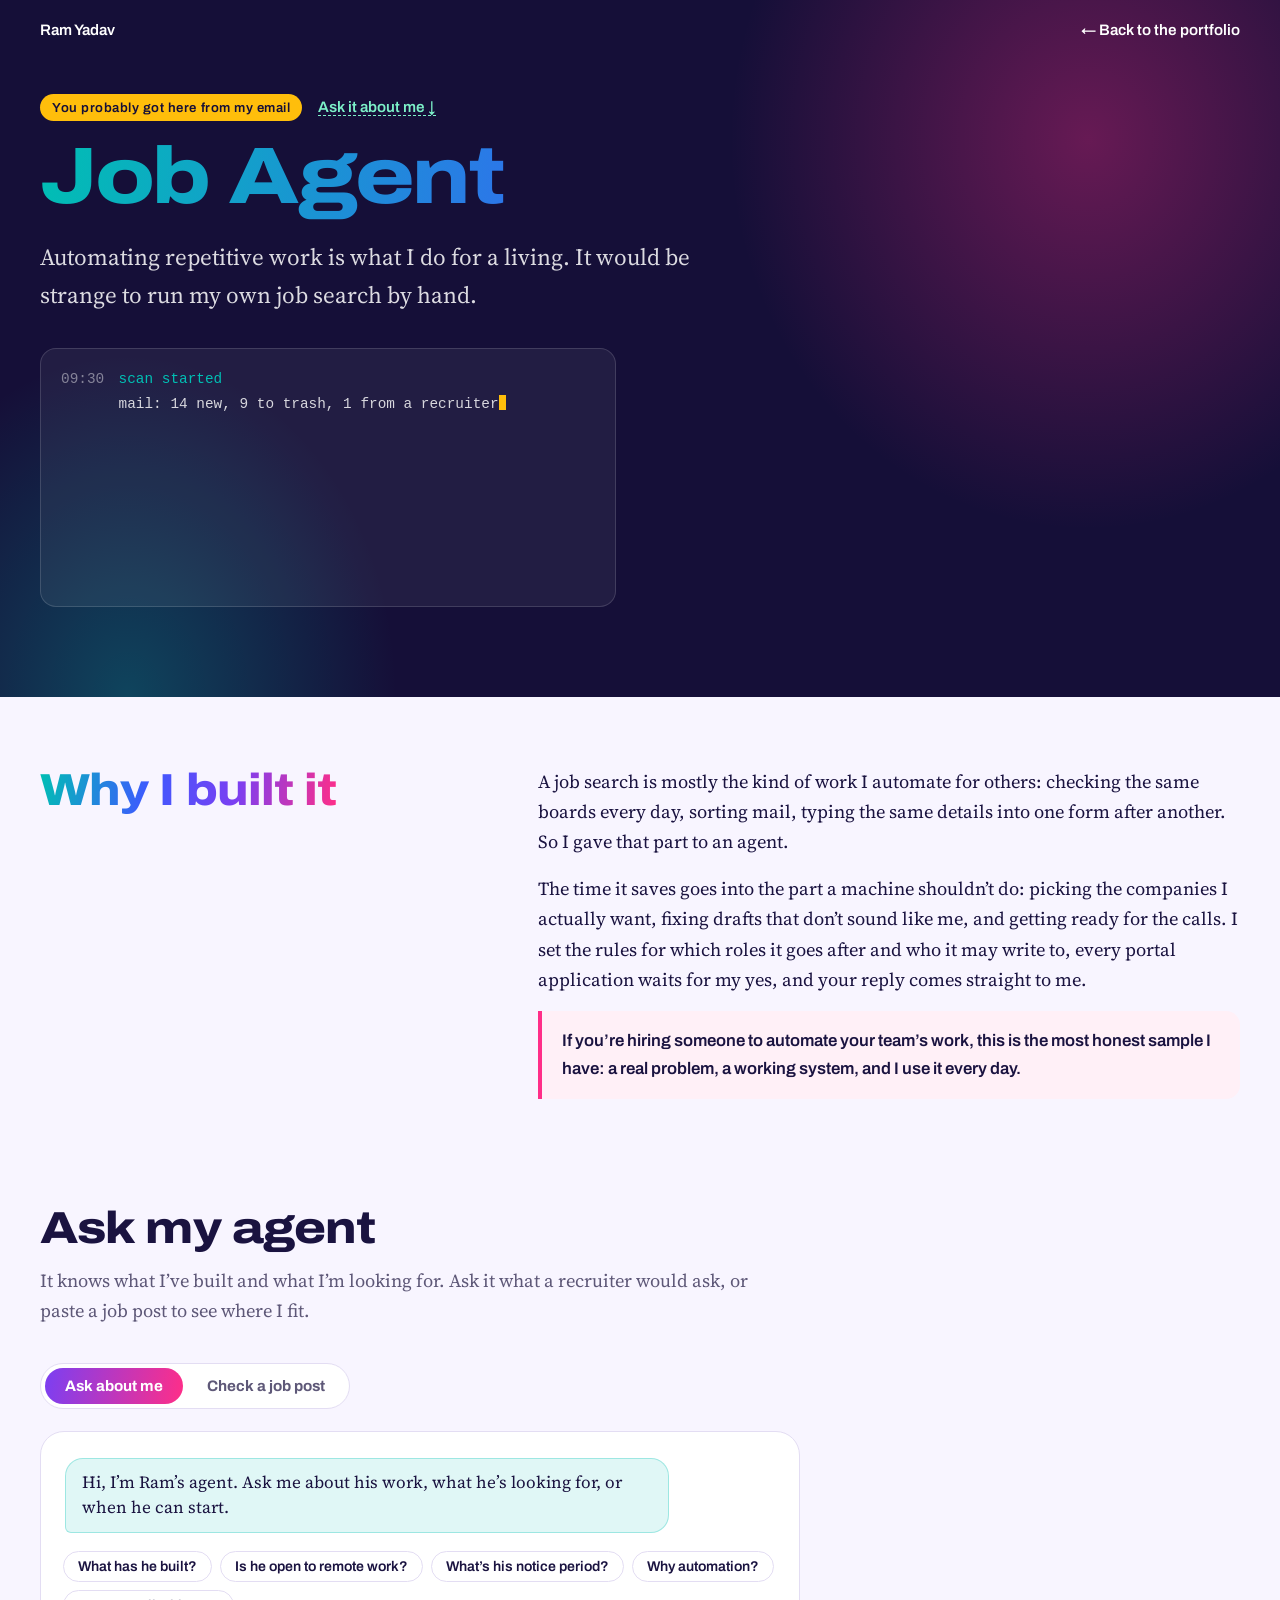
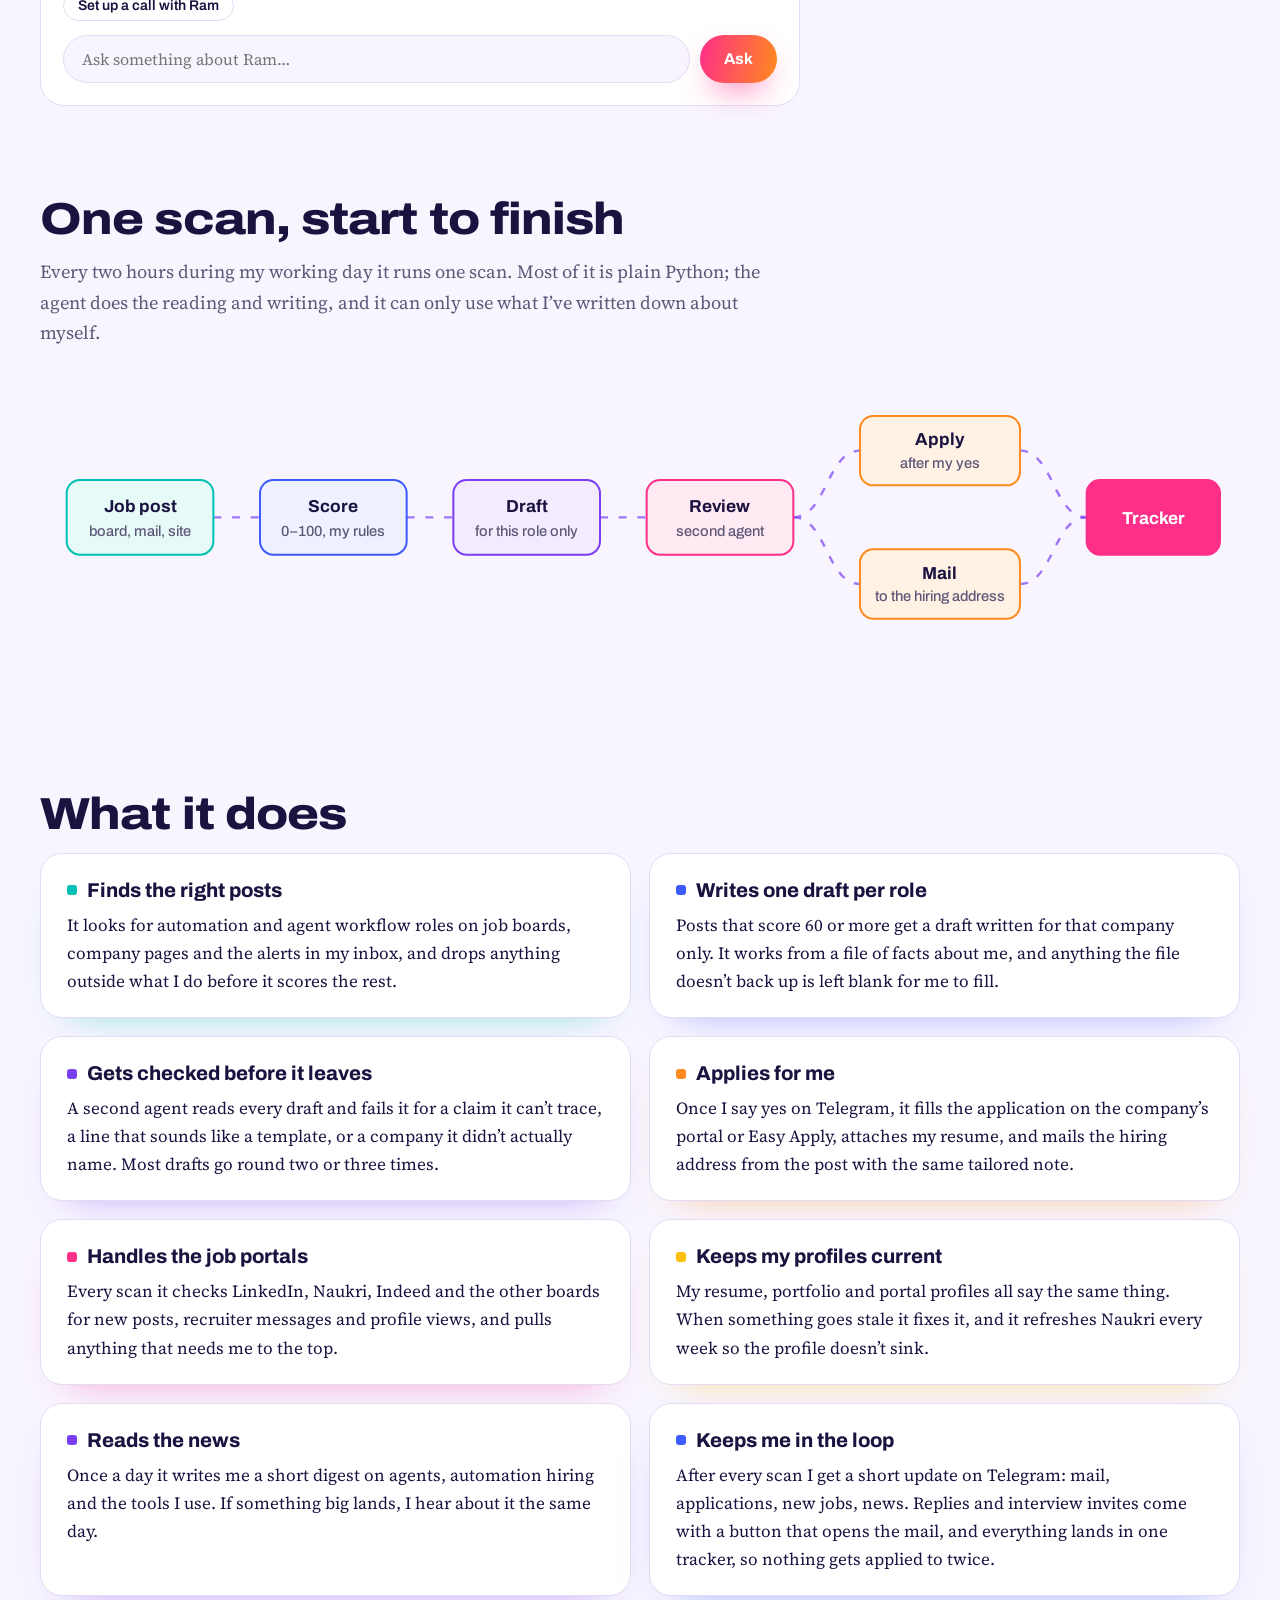
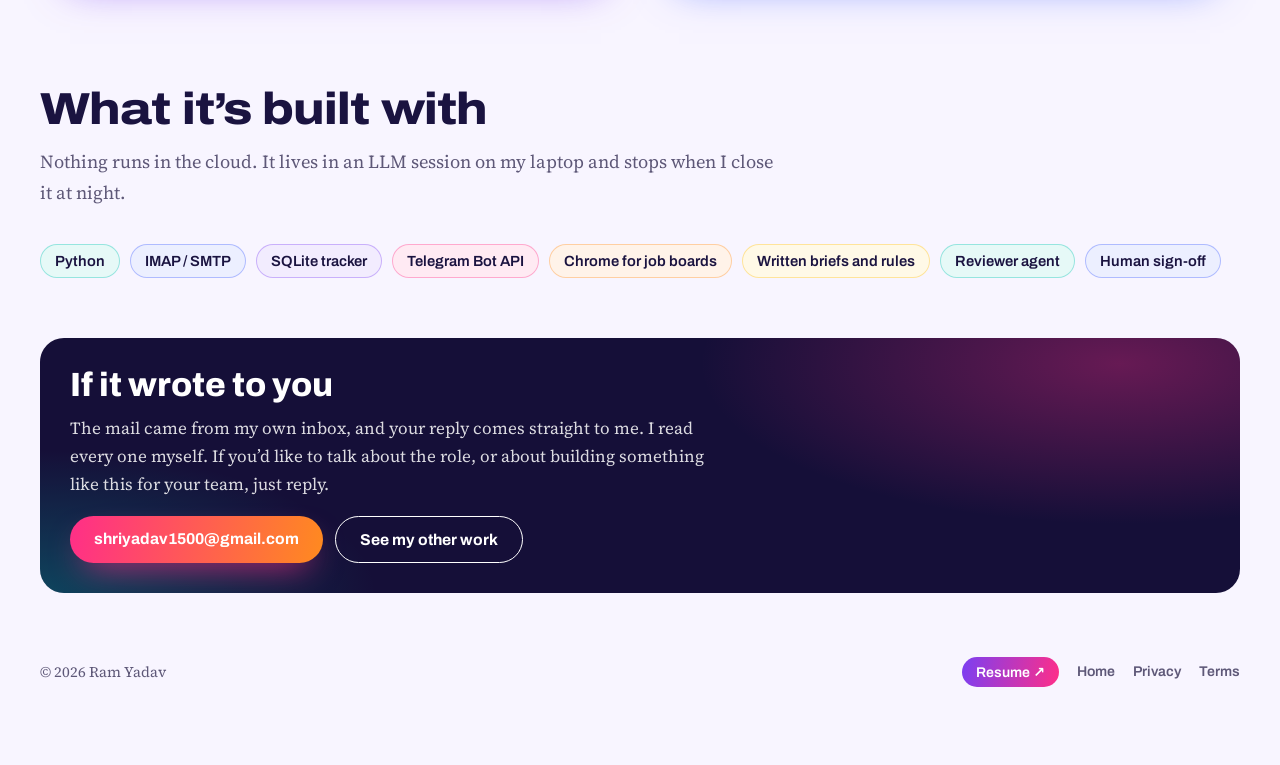
<file: jobagent/index.html>
<!doctype html>
<html lang="en">
<head>
<meta charset="utf-8">
<meta name="viewport" content="width=device-width, initial-scale=1">
<title>Job Agent – Ram Yadav</title>
<meta name="description" content="The small agent I built to run my job search: it reads job posts, drafts applications from facts about me, gets every draft checked, and asks me before anything big.">
<meta property="og:type" content="website">
<meta property="og:url" content="https://r4myd.com/jobagent/">
<meta property="og:title" content="Job Agent – Ram Yadav">
<meta property="og:description" content="How the agent behind my job applications works, and what it will never do.">
<meta property="og:image" content="https://r4myd.com/img/og.jpg">
<link rel="preconnect" href="https://fonts.googleapis.com">
<link rel="preconnect" href="https://fonts.gstatic.com" crossorigin>
<link href="https://fonts.googleapis.com/css2?family=Archivo:wdth,wght@100..125,400..800&family=Source+Serif+4:opsz,wght@8..60,400;8..60,600&display=swap" rel="stylesheet">
<link rel="stylesheet" href="../style.css?v=20261006b">
<link rel="icon" href="/favicon.ico" sizes="48x48">
<link rel="icon" type="image/png" href="/img/icon-192.png" sizes="192x192">
<link rel="apple-touch-icon" href="/apple-touch-icon.png">
<style>
  .ja-top { padding-bottom: 90px; }
  .ja-top .lead { max-width: 30em; margin: 18px 0 0; font-size: clamp(1.15rem, 2vw, 1.45rem); color: rgba(255,255,255,.85); }
  .ja-top .tag { display: inline-block; margin-top: 56px; padding: 6px 12px; border-radius: 999px; font: 600 .82rem var(--sans); letter-spacing: .04em; color: var(--night); background: var(--marigold); }
  .ja-top h1 { margin-top: 14px; background-size: 220% 100%; animation: shimmer 9s linear infinite; }

  .log { margin: 34px 0 0; max-width: 40em; padding: 18px 20px; border-radius: 16px; background: rgba(255,255,255,.06); border: 1px solid rgba(255,255,255,.14); font: 500 .9rem/1.7 ui-monospace, "Cascadia Mono", Consolas, monospace; color: rgba(255,255,255,.82); }
  .log p { margin: 0; display: grid; grid-template-columns: 3.4em 1fr; gap: .6em; }
  .log p b { font-weight: 500; color: rgba(255,255,255,.45); }
  .log p.wait { visibility: hidden; }
  .log .rest { visibility: hidden; }
  .log .t { color: var(--turq); } .log .y { color: var(--marigold); } .log .p { color: var(--pink); }
  .log .caret { display: inline-block; width: .55em; height: 1.05em; vertical-align: -2px; background: var(--marigold); animation: blink 1s steps(1) infinite; }
  @keyframes blink { 50% { opacity: 0; } }

  .ja { padding: 70px 0 20px; }
  .ja .section-title { font-size: clamp(1.9rem, 4vw, 2.8rem); font-weight: 800; font-stretch: 115%; letter-spacing: -.02em; margin-bottom: 14px; }
  .ja .intro { max-width: 40em; color: var(--muted); font-size: 1.15rem; margin: 0 0 36px; }
  .flow .nodes rect:nth-of-type(n) { fill: #fff; stroke: var(--rule); }
  .flow .n1 { fill: #E6FAF8 !important; stroke: var(--turq) !important; }
  .flow .n2 { fill: #EEF1FF !important; stroke: var(--blue) !important; }
  .flow .n3 { fill: #F3ECFF !important; stroke: var(--violet) !important; }
  .flow .n4 { fill: #FFE9F3 !important; stroke: var(--pink) !important; }
  .flow .n5 { fill: #FFF1E3 !important; stroke: var(--saffron) !important; }
  .flow .n6 { fill: var(--pink) !important; stroke: var(--pink) !important; }
  .flow .n6 + text { fill: #fff; }

  .why { display: grid; grid-template-columns: minmax(0, 1fr) minmax(0, 1.6fr); gap: 20px 60px; align-items: start; }
  .why .section-title { background: var(--rainbow); -webkit-background-clip: text; background-clip: text; color: transparent; }
  .why-copy p { margin: 0 0 16px; font-size: 1.15rem; }
  .why-copy .why-last { padding: 16px 20px; border-left: 4px solid var(--pink); border-radius: 0 14px 14px 0; background: color-mix(in srgb, var(--pink) 7%, var(--panel)); font-family: var(--sans); font-weight: 600; font-size: 1.05rem; }
  .cards { display: grid; grid-template-columns: repeat(2, 1fr); gap: 18px; }
  .card { --c: var(--turq); padding: 26px 26px 22px; border-radius: 22px; background: var(--panel); border: 1px solid var(--rule); box-shadow: 0 18px 40px -30px color-mix(in srgb, var(--c) 70%, transparent); transition: transform .45s var(--ease), box-shadow .45s; }
  .card:hover { transform: translateY(-4px); box-shadow: 0 26px 50px -28px color-mix(in srgb, var(--c) 80%, transparent); }
  .card h3 { font-size: 1.25rem; font-weight: 750; margin: 0 0 10px; display: flex; align-items: center; gap: 10px; }
  .card h3::before { content: ""; width: 10px; height: 10px; border-radius: 3px; background: var(--c); flex: none; }
  .card p { margin: 0; }
  .card.wide { grid-column: 1 / -1; }
  .card ul { margin: 0; padding-left: 1.1em; }
  .card li + li { margin-top: 6px; }

  .never { --c: var(--pink); background: color-mix(in srgb, var(--pink) 7%, var(--panel)); border-color: color-mix(in srgb, var(--pink) 30%, transparent); }
  .stack { display: flex; flex-wrap: wrap; gap: 10px; margin: 0; padding: 0; list-style: none; }
  .stack li { padding: 8px 14px; border-radius: 999px; font: 600 .92rem var(--sans); background: color-mix(in srgb, var(--c, var(--violet)) 10%, var(--panel)); border: 1px solid color-mix(in srgb, var(--c, var(--violet)) 35%, transparent); }
  .stack li:nth-child(6n+1) { --c: var(--turq); } .stack li:nth-child(6n+2) { --c: var(--blue); } .stack li:nth-child(6n+3) { --c: var(--violet); }
  .stack li:nth-child(6n+4) { --c: var(--pink); } .stack li:nth-child(6n+5) { --c: var(--saffron); } .stack li:nth-child(6n+6) { --c: var(--marigold); }

  .note { margin: 60px 0 10px; padding: 30px; border-radius: 24px; background: var(--night); color: #fff; position: relative; overflow: hidden; }
  .note::before { content: ""; position: absolute; inset: 0; background: radial-gradient(50% 90% at 90% 10%, rgba(255,46,136,.35), transparent 70%), radial-gradient(40% 80% at 0% 100%, rgba(0,191,179,.3), transparent 70%); }
  .note > * { position: relative; }
  .note h2 { font-size: clamp(1.5rem, 3vw, 2.1rem); font-weight: 800; margin: 0 0 10px; }
  .note p { margin: 0 0 18px; max-width: 38em; color: rgba(255,255,255,.85); }
  .note .cta { margin: 0; }

  .steps { display: none; margin: 0; padding: 0; list-style: none; counter-reset: s; font-family: var(--sans); }
  .steps li { counter-increment: s; display: grid; grid-template-columns: 2.2rem 1fr; align-items: baseline; padding: 12px 0; border-bottom: 1px solid var(--rule); }
  .steps li::before { content: counter(s, decimal-leading-zero); font-weight: 700; color: var(--pink); }
  .steps b { display: block; } .steps span { color: var(--muted); font-size: .92rem; }
  @media (max-width: 760px) { .cards, .why { grid-template-columns: 1fr; } .flow-wrap { display: none; } .steps { display: block; } .log { font-size: .8rem; } }
  @media (prefers-reduced-motion: reduce) { .ja-top h1, .log .caret { animation: none; } .card { transition: none; } }
</style>
</head>
<body>
<header class="legal-top ja-top">
  <div class="wrap">
    <div class="bar"><a href="../">Ram Yadav</a><a href="../">← Back to the portfolio</a></div>
    <span class="tag">You probably got here from my email</span>
    <a class="ask-jump" href="#ask">Ask it about me ↓</a>
    <h1>Job Agent</h1>
    <p class="lead">Automating repetitive work is what I do for a living. It would be strange to run my own job search by hand.</p>
    <div class="log" aria-hidden="true"></div>
  </div>
</header>

<main>
<section class="wrap ja why reveal">
  <h2 class="section-title">Why I built it</h2>
  <div class="why-copy">
    <p>A job search is mostly the kind of work I automate for others: checking the same boards every day, sorting mail, typing the same details into one form after another. So I gave that part to an agent.</p>
    <p>The time it saves goes into the part a machine shouldn’t do: picking the companies I actually want, fixing drafts that don’t sound like me, and getting ready for the calls. I set the rules for which roles it goes after and who it may write to, every portal application waits for my yes, and your reply comes straight to me.</p>
    <p class="why-last">If you’re hiring someone to automate your team’s work, this is the most honest sample I have: a real problem, a working system, and I use it every day.</p>
  </div>
</section>

<section class="wrap ja ask reveal" id="ask">
  <h2 class="section-title">Ask my agent</h2>
  <p class="intro">It knows what I’ve built and what I’m looking for. Ask it what a recruiter would ask, or paste a job post to see where I fit.</p>
  <div class="ask-tabs" role="tablist">
    <button type="button" role="tab" id="tab-chat" aria-controls="pane-chat" aria-selected="true">Ask about me</button>
    <button type="button" role="tab" id="tab-fit" aria-controls="pane-fit" aria-selected="false" tabindex="-1">Check a job post</button>
  </div>

  <div class="ask-pane chat" id="pane-chat" role="tabpanel" aria-labelledby="tab-chat">
    <div class="chat-log" aria-live="polite">
      <p class="msg agent">Hi, I’m Ram’s agent. Ask me about his work, what he’s looking for, or when he can start.</p>
    </div>
    <div class="chat-chips">
      <button type="button">What has he built?</button>
      <button type="button">Is he open to remote work?</button>
      <button type="button">What’s his notice period?</button>
      <button type="button">Why automation?</button>
      <button type="button">Set up a call with Ram</button>
    </div>
    <form class="chat-form" novalidate>
      <label for="chat-q" class="sr">Your question</label>
      <input id="chat-q" name="q" maxlength="600" autocomplete="off" placeholder="Ask something about Ram…">
      <button class="btn" type="submit">Ask</button>
    </form>
    <p class="form-note chat-note" role="status"></p>
  </div>

  <div class="ask-pane" id="pane-fit" role="tabpanel" aria-labelledby="tab-fit" hidden>
    <form class="fit-form" novalidate>
      <label for="fit-jd" class="sr">Job description</label>
      <textarea id="fit-jd" name="jd" rows="7" maxlength="12000" placeholder="Paste the job description here…" required></textarea>
      <div class="fit-row">
        <button class="btn" type="submit">Check the fit</button>
        <p class="form-note" role="status" aria-live="polite"></p>
      </div>
    </form>
    <div class="fit-out" hidden>
      <p class="fit-sum"></p>
      <p class="fit-ai" hidden></p>
      <div class="fit-cols">
        <div><h3>Done before</h3><ul class="fit-have"></ul></div>
        <div class="fit-learn-col"><h3>Would learn</h3><ul class="fit-learn"></ul><p class="fit-learn-note"></p></div>
      </div>
      <ul class="fit-notes"></ul>
      <p class="fit-next"><a class="btn" href="../?kind=hire#contact">Talk about this role</a> <a class="btn ghost" href="../resume.pdf" target="_blank" rel="noopener">Resume</a></p>
    </div>
  </div>
</section>

<section class="wrap ja reveal">
  <h2 class="section-title">One scan, start to finish</h2>
  <p class="intro">Every two hours during my working day it runs one scan. Most of it is plain Python; the agent does the reading and writing, and it can only use what I’ve written down about myself.</p>
  <div class="flow-wrap">
  <svg class="flow" style="--c:var(--violet)" viewBox="0 0 900 200" role="img" aria-label="Job post, score, draft, review, then apply after Ram's yes and mail the hiring address, then tracker">
    <g class="edges">
      <path d="M130 100 L165 100"/><path d="M275 100 L310 100"/><path d="M420 100 L455 100"/>
      <path d="M565 100 C590 100 590 50 615 50"/><path d="M565 100 C590 100 590 150 615 150"/>
      <path d="M735 50 C760 50 760 100 785 100"/><path d="M735 150 C760 150 760 100 785 100"/>
    </g>
    <g class="nodes">
      <rect class="n1" x="20" y="72" width="110" height="56" rx="10"/><text x="75" y="96">Job post</text><text class="s" x="75" y="114">board, mail, site</text>
      <rect class="n2" x="165" y="72" width="110" height="56" rx="10"/><text x="220" y="96">Score</text><text class="s" x="220" y="114">0–100, my rules</text>
      <rect class="n3" x="310" y="72" width="110" height="56" rx="10"/><text x="365" y="96">Draft</text><text class="s" x="365" y="114">for this role only</text>
      <rect class="n4" x="455" y="72" width="110" height="56" rx="10"/><text x="510" y="96">Review</text><text class="s" x="510" y="114">second agent</text>
      <rect class="n5" x="615" y="24" width="120" height="52" rx="10"/><text x="675" y="46">Apply</text><text class="s" x="675" y="63">after my yes</text>
      <rect class="n5" x="615" y="124" width="120" height="52" rx="10"/><text x="675" y="146">Mail</text><text class="s" x="675" y="163">to the hiring address</text>
      <rect class="n6" x="785" y="72" width="100" height="56" rx="10"/><text x="835" y="105">Tracker</text>
    </g>
  </svg>
  </div>
  <ol class="steps">
    <li><div><b>Job post</b><span>from a board, an alert mail or a company site</span></div></li>
    <li><div><b>Score</b><span>0–100 against my rules; below 60 is logged and dropped</span></div></li>
    <li><div><b>Draft</b><span>written for this role only, from facts about me</span></div></li>
    <li><div><b>Review</b><span>a second agent checks every line</span></div></li>
    <li><div><b>Apply and mail</b><span>it fills the application once I say yes, and mails the hiring address from the post</span></div></li>
    <li><div><b>Tracker</b><span>one record per job, so nothing is sent twice</span></div></li>
  </ol>
</section>

<section class="wrap ja reveal">
  <h2 class="section-title">What it does</h2>
  <div class="cards">
    <article class="card" style="--c:var(--turq)"><h3>Finds the right posts</h3><p>It looks for automation and agent workflow roles on job boards, company pages and the alerts in my inbox, and drops anything outside what I do before it scores the rest.</p></article>
    <article class="card" style="--c:var(--blue)"><h3>Writes one draft per role</h3><p>Posts that score 60 or more get a draft written for that company only. It works from a file of facts about me, and anything the file doesn’t back up is left blank for me to fill.</p></article>
    <article class="card" style="--c:var(--violet)"><h3>Gets checked before it leaves</h3><p>A second agent reads every draft and fails it for a claim it can’t trace, a line that sounds like a template, or a company it didn’t actually name. Most drafts go round two or three times.</p></article>
    <article class="card" style="--c:var(--saffron)"><h3>Applies for me</h3><p>Once I say yes on Telegram, it fills the application on the company’s portal or Easy Apply, attaches my resume, and mails the hiring address from the post with the same tailored note.</p></article>
    <article class="card" style="--c:var(--pink)"><h3>Handles the job portals</h3><p>Every scan it checks LinkedIn, Naukri, Indeed and the other boards for new posts, recruiter messages and profile views, and pulls anything that needs me to the top.</p></article>
    <article class="card" style="--c:var(--marigold)"><h3>Keeps my profiles current</h3><p>My resume, portfolio and portal profiles all say the same thing. When something goes stale it fixes it, and it refreshes Naukri every week so the profile doesn’t sink.</p></article>
    <article class="card" style="--c:var(--violet)"><h3>Reads the news</h3><p>Once a day it writes me a short digest on agents, automation hiring and the tools I use. If something big lands, I hear about it the same day.</p></article>
    <article class="card" style="--c:var(--blue)"><h3>Keeps me in the loop</h3><p>After every scan I get a short update on Telegram: mail, applications, new jobs, news. Replies and interview invites come with a button that opens the mail, and everything lands in one tracker, so nothing gets applied to twice.</p></article>
  </div>
</section>

<section class="wrap ja reveal">
  <h2 class="section-title">What it’s built with</h2>
  <p class="intro">Nothing runs in the cloud. It lives in an LLM session on my laptop and stops when I close it at night.</p>
  <ul class="stack">
    <li>Python</li><li>IMAP / SMTP</li><li>SQLite tracker</li><li>Telegram Bot API</li><li>Chrome for job boards</li>
    <li>Written briefs and rules</li><li>Reviewer agent</li><li>Human sign-off</li>
  </ul>

  <div class="note">
    <h2>If it wrote to you</h2>
    <p>The mail came from my own inbox, and your reply comes straight to me. I read every one myself. If you’d like to talk about the role, or about building something like this for your team, just reply.</p>
    <p class="cta"><a class="btn" href="mailto:shriyadav1500@gmail.com">shriyadav1500@gmail.com</a><a class="btn ghost" href="../">See my other work</a></p>
  </div>
</section>
</main>

<footer class="wrap foot">
  <p>© 2026 Ram Yadav</p>
  <nav class="foot-links"><a class="resume-btn" href="../resume.pdf" target="_blank" rel="noopener">Resume <span aria-hidden="true">↗</span></a><a href="../">Home</a><a href="../privacy.html">Privacy</a><a href="../terms.html">Terms</a></nav>
</footer>

<script>
(() => {
  const els = document.querySelectorAll('.reveal');
  if (!('IntersectionObserver' in window)) { els.forEach(e => e.classList.add('in')); }
  else {
    const io = new IntersectionObserver(es => es.forEach(e => { if (e.isIntersecting) { e.target.classList.add('in'); io.unobserve(e.target); } }), { threshold: .12 });
    els.forEach(e => io.observe(e));
  }

  const log = document.querySelector('.log');
  const lines = [
    ['t', '09:30', 'scan started'],
    ['', '', 'mail: 14 new, 9 to trash, 1 from a recruiter'],
    ['', '', 'jobs: 23 found, 17 dropped by the filters'],
    ['y', '', 'score 82, automation engineer, remote → draft'],
    ['', '', 'reviewer: FIX (2 lines) → fixed → PASS'],
    ['', '', 'naukri, indeed, linkedin: 2 profile views, 0 messages'],
    ['', '', 'news: digest saved'],
    ['p', '', 'telegram → "apply to this one? yes / no"'],
    ['t', '', 'yes → applied on the portal, mail sent, tracker updated'],
  ];
  const still = matchMedia('(prefers-reduced-motion: reduce)').matches;
  // Every line is laid out up front (hidden) so the box never changes height while it types.
  const rows = lines.map(([cls, time, text]) => {
    const p = document.createElement('p'); p.className = (cls ? cls + ' ' : '') + 'wait';
    const b = document.createElement('b'); b.textContent = time;
    const s = document.createElement('span'); const done = document.createElement('span'); const rest = document.createElement('span');
    rest.className = 'rest'; rest.textContent = text; s.append(done, rest);
    p.append(b, s); log.appendChild(p);
    return { p, done, rest, text };
  });
  if (still) { rows.forEach(r => { r.p.classList.remove('wait'); r.done.textContent = r.text; r.rest.textContent = ''; }); return; }
  const caret = document.createElement('span'); caret.className = 'caret';
  let i = 0;
  const reset = () => rows.forEach(r => { r.p.classList.add('wait'); r.done.textContent = ''; r.rest.textContent = r.text; });
  const next = () => {
    if (i === rows.length) { setTimeout(() => { reset(); i = 0; next(); }, 4200); return; }
    const r = rows[i++]; r.p.classList.remove('wait'); let k = 0;
    const type = () => {
      k++; r.done.textContent = r.text.slice(0, k); r.rest.textContent = r.text.slice(k);
      r.done.after(caret);
      k < r.text.length ? setTimeout(type, 16) : setTimeout(next, 520);
    };
    type();
  };
  next();
})();
</script>
<script src="../connect.js?v=20261006b" defer></script>
<script type="module" src="https://static.cloudflareinsights.com/beacon.min.js" data-cf-beacon='{"token": "8d06e799ebae47a8966e0bc18af4d934"}'></script>
</body>
</html>
</file>
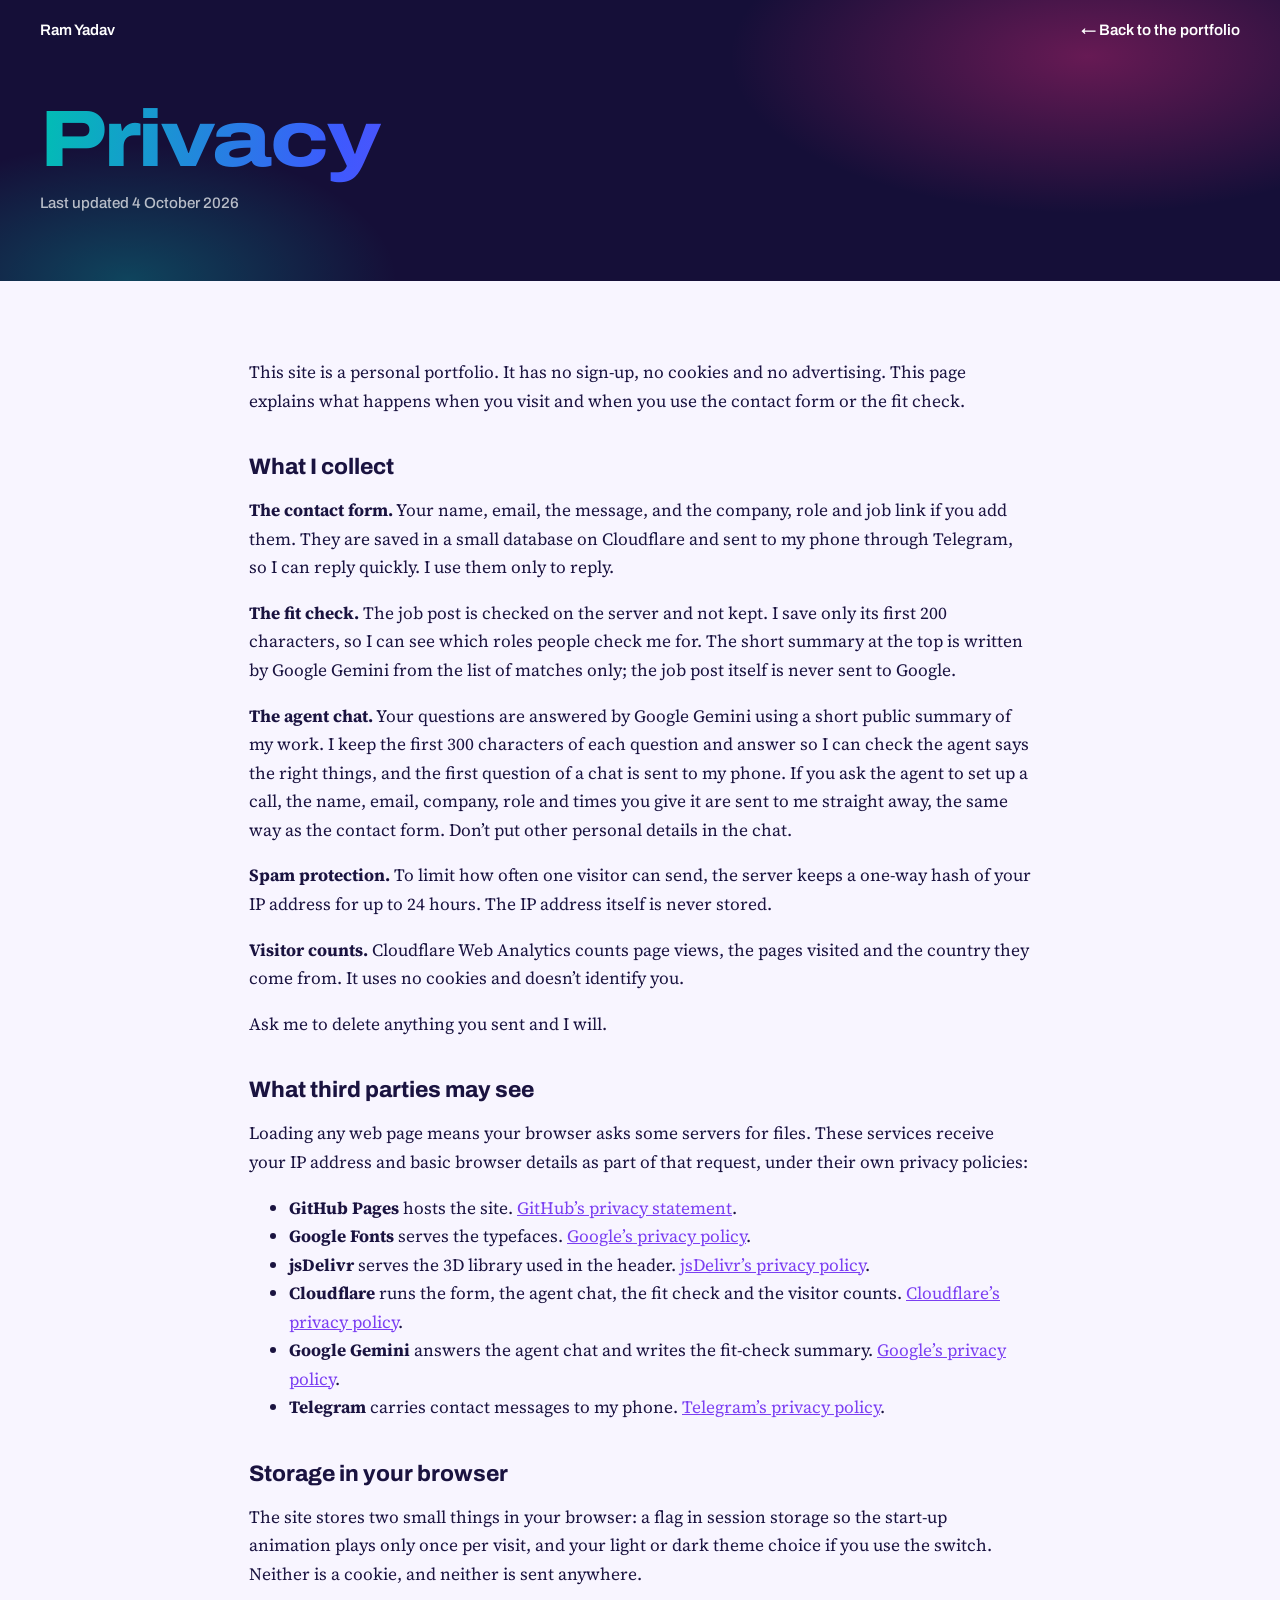
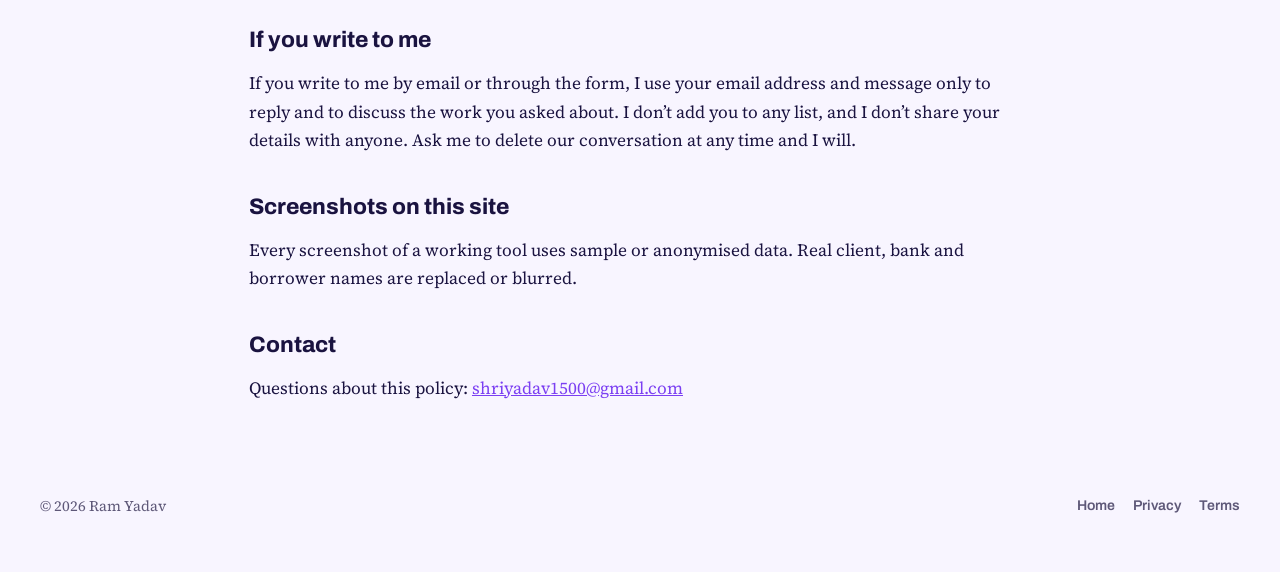
<file: privacy.html>
<!doctype html>
<html lang="en">
<head>
<meta charset="utf-8">
<meta name="viewport" content="width=device-width, initial-scale=1">
<title>Privacy – Ram Yadav</title>
<meta name="description" content="How this portfolio handles your data: no cookies, no ads, and only what you choose to send.">
<meta name="robots" content="index,follow">
<link rel="preconnect" href="https://fonts.googleapis.com">
<link rel="preconnect" href="https://fonts.gstatic.com" crossorigin>
<link href="https://fonts.googleapis.com/css2?family=Archivo:wdth,wght@100..125,400..800&family=Source+Serif+4:opsz,wght@8..60,400;8..60,600&display=swap" rel="stylesheet">
<script>try{var t=localStorage.getItem('theme');if(t==='dark'||t==='light')document.documentElement.dataset.theme=t}catch(e){}</script>
<link rel="stylesheet" href="style.css?v=20261006b">
<link rel="icon" href="/favicon.ico" sizes="48x48">
<link rel="icon" type="image/png" href="/img/icon-192.png" sizes="192x192">
<link rel="apple-touch-icon" href="/apple-touch-icon.png">
</head>
<body>
<header class="legal-top">
  <div class="wrap">
    <div class="bar"><a href="./">Ram Yadav</a><a href="./">← Back to the portfolio</a></div>
    <h1>Privacy</h1>
    <p class="updated">Last updated 4 October 2026</p>
  </div>
</header>
<main class="wrap legal">
<p>This site is a personal portfolio. It has no sign-up, no cookies and no advertising. This page explains what happens when you visit and when you use the contact form or the fit check.</p>

<h2>What I collect</h2>
<p><strong>The contact form.</strong> Your name, email, the message, and the company, role and job link if you add them. They are saved in a small database on Cloudflare and sent to my phone through Telegram, so I can reply quickly. I use them only to reply.</p>
<p><strong>The fit check.</strong> The job post is checked on the server and not kept. I save only its first 200 characters, so I can see which roles people check me for. The short summary at the top is written by Google Gemini from the list of matches only; the job post itself is never sent to Google.</p>
<p><strong>The agent chat.</strong> Your questions are answered by Google Gemini using a short public summary of my work. I keep the first 300 characters of each question and answer so I can check the agent says the right things, and the first question of a chat is sent to my phone. If you ask the agent to set up a call, the name, email, company, role and times you give it are sent to me straight away, the same way as the contact form. Don’t put other personal details in the chat.</p>
<p><strong>Spam protection.</strong> To limit how often one visitor can send, the server keeps a one-way hash of your IP address for up to 24 hours. The IP address itself is never stored.</p>
<p><strong>Visitor counts.</strong> Cloudflare Web Analytics counts page views, the pages visited and the country they come from. It uses no cookies and doesn’t identify you.</p>
<p>Ask me to delete anything you sent and I will.</p>

<h2>What third parties may see</h2>
<p>Loading any web page means your browser asks some servers for files. These services receive your IP address and basic browser details as part of that request, under their own privacy policies:</p>
<ul>
  <li><strong>GitHub Pages</strong> hosts the site. <a href="https://docs.github.com/en/site-policy/privacy-policies/github-general-privacy-statement">GitHub’s privacy statement</a>.</li>
  <li><strong>Google Fonts</strong> serves the typefaces. <a href="https://policies.google.com/privacy">Google’s privacy policy</a>.</li>
  <li><strong>jsDelivr</strong> serves the 3D library used in the header. <a href="https://www.jsdelivr.com/terms/privacy-policy-jsdelivr-net">jsDelivr’s privacy policy</a>.</li>
  <li><strong>Cloudflare</strong> runs the form, the agent chat, the fit check and the visitor counts. <a href="https://www.cloudflare.com/privacypolicy/">Cloudflare’s privacy policy</a>.</li>
  <li><strong>Google Gemini</strong> answers the agent chat and writes the fit-check summary. <a href="https://policies.google.com/privacy">Google’s privacy policy</a>.</li>
  <li><strong>Telegram</strong> carries contact messages to my phone. <a href="https://telegram.org/privacy">Telegram’s privacy policy</a>.</li>
</ul>

<h2>Storage in your browser</h2>
<p>The site stores two small things in your browser: a flag in session storage so the start-up animation plays only once per visit, and your light or dark theme choice if you use the switch. Neither is a cookie, and neither is sent anywhere.</p>

<h2>If you write to me</h2>
<p>If you write to me by email or through the form, I use your email address and message only to reply and to discuss the work you asked about. I don’t add you to any list, and I don’t share your details with anyone. Ask me to delete our conversation at any time and I will.</p>

<h2>Screenshots on this site</h2>
<p>Every screenshot of a working tool uses sample or anonymised data. Real client, bank and borrower names are replaced or blurred.</p>

<h2>Contact</h2>
<p>Questions about this policy: <a href="mailto:shriyadav1500@gmail.com">shriyadav1500@gmail.com</a></p>

</main>
<footer class="wrap foot">
  <p>© 2026 Ram Yadav</p>
  <nav class="foot-links"><a href="./">Home</a><a href="privacy.html">Privacy</a><a href="terms.html">Terms</a></nav>
</footer>
<script type="module" src="https://static.cloudflareinsights.com/beacon.min.js" data-cf-beacon='{"token": "8d06e799ebae47a8966e0bc18af4d934"}'></script>
</body>
</html>
</file>
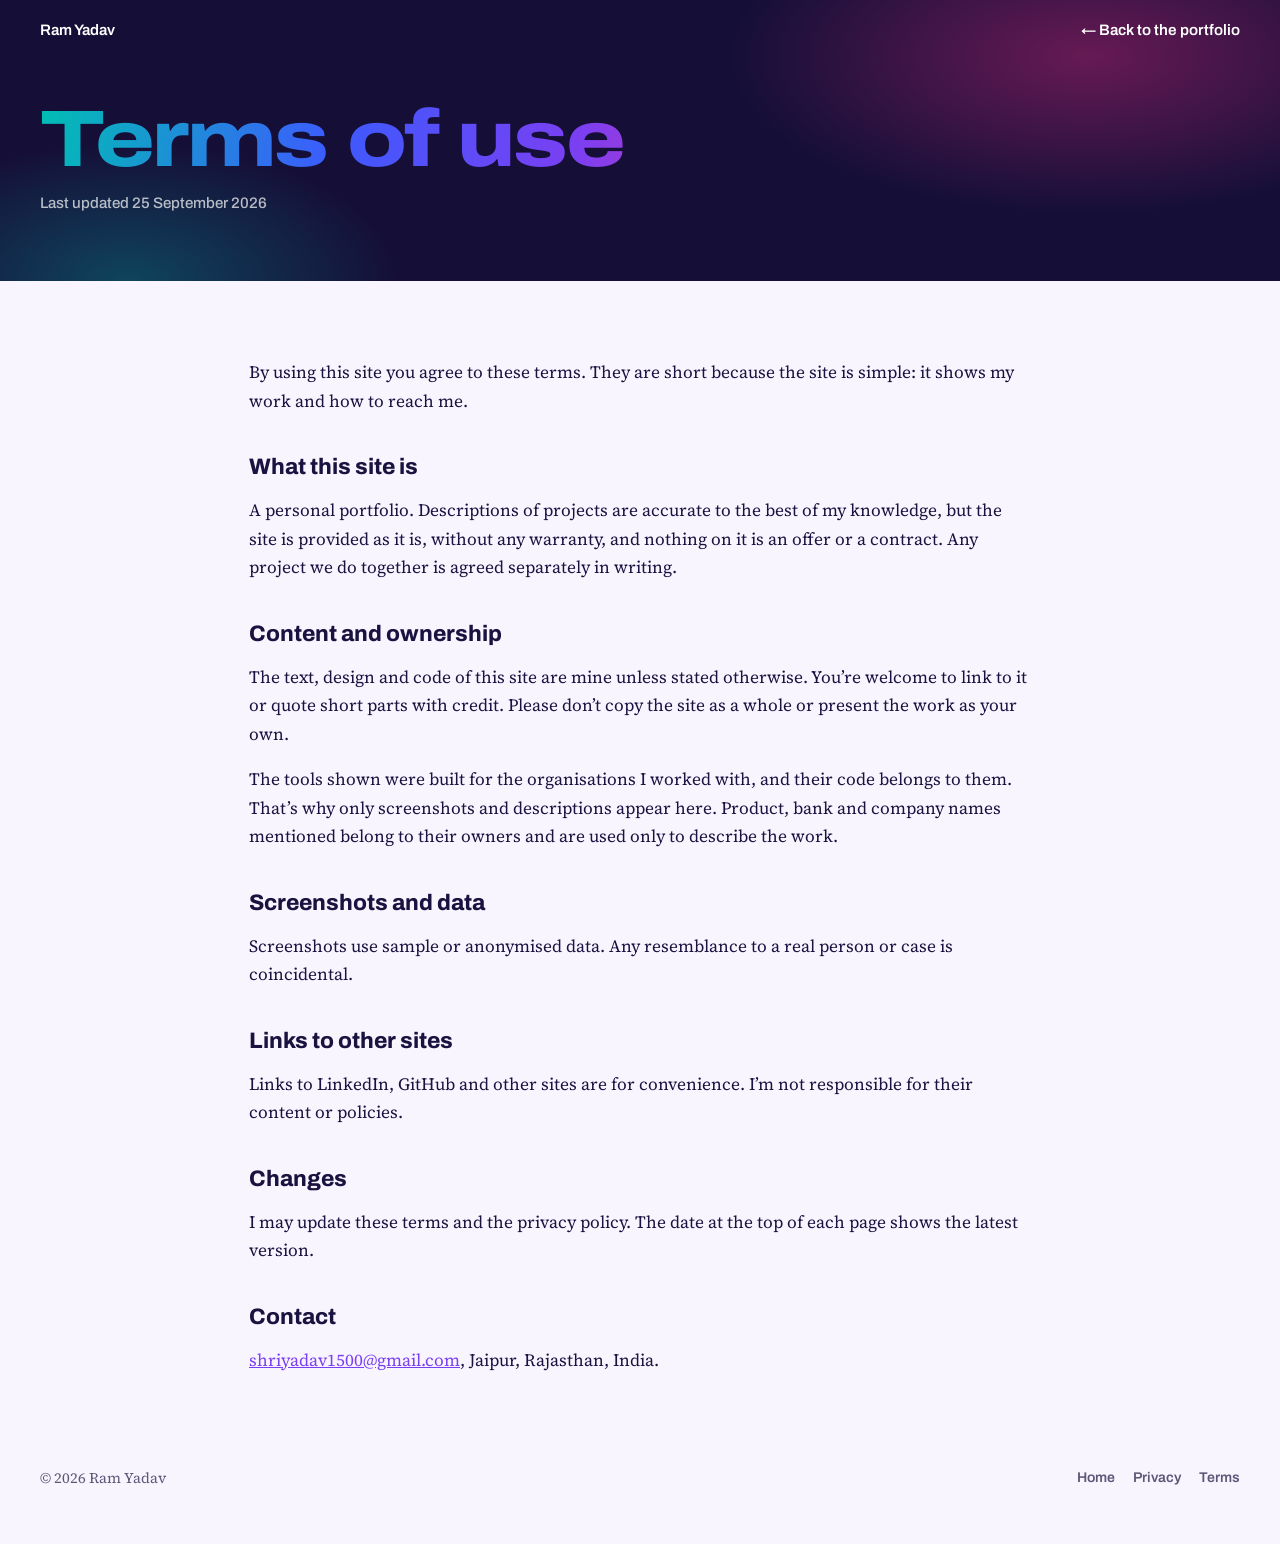
<file: terms.html>
<!doctype html>
<html lang="en">
<head>
<meta charset="utf-8">
<meta name="viewport" content="width=device-width, initial-scale=1">
<title>Terms of use – Ram Yadav</title>
<meta name="description" content="Terms for using Ram Yadav's portfolio site.">
<meta name="robots" content="index,follow">
<link rel="preconnect" href="https://fonts.googleapis.com">
<link rel="preconnect" href="https://fonts.gstatic.com" crossorigin>
<link href="https://fonts.googleapis.com/css2?family=Archivo:wdth,wght@100..125,400..800&family=Source+Serif+4:opsz,wght@8..60,400;8..60,600&display=swap" rel="stylesheet">
<script>try{var t=localStorage.getItem('theme');if(t==='dark'||t==='light')document.documentElement.dataset.theme=t}catch(e){}</script>
<link rel="stylesheet" href="style.css?v=20261006b">
<link rel="icon" href="/favicon.ico" sizes="48x48">
<link rel="icon" type="image/png" href="/img/icon-192.png" sizes="192x192">
<link rel="apple-touch-icon" href="/apple-touch-icon.png">
</head>
<body>
<header class="legal-top">
  <div class="wrap">
    <div class="bar"><a href="./">Ram Yadav</a><a href="./">← Back to the portfolio</a></div>
    <h1>Terms of use</h1>
    <p class="updated">Last updated 25 September 2026</p>
  </div>
</header>
<main class="wrap legal">
<p>By using this site you agree to these terms. They are short because the site is simple: it shows my work and how to reach me.</p>

<h2>What this site is</h2>
<p>A personal portfolio. Descriptions of projects are accurate to the best of my knowledge, but the site is provided as it is, without any warranty, and nothing on it is an offer or a contract. Any project we do together is agreed separately in writing.</p>

<h2>Content and ownership</h2>
<p>The text, design and code of this site are mine unless stated otherwise. You’re welcome to link to it or quote short parts with credit. Please don’t copy the site as a whole or present the work as your own.</p>
<p>The tools shown were built for the organisations I worked with, and their code belongs to them. That’s why only screenshots and descriptions appear here. Product, bank and company names mentioned belong to their owners and are used only to describe the work.</p>

<h2>Screenshots and data</h2>
<p>Screenshots use sample or anonymised data. Any resemblance to a real person or case is coincidental.</p>

<h2>Links to other sites</h2>
<p>Links to LinkedIn, GitHub and other sites are for convenience. I’m not responsible for their content or policies.</p>

<h2>Changes</h2>
<p>I may update these terms and the privacy policy. The date at the top of each page shows the latest version.</p>

<h2>Contact</h2>
<p><a href="mailto:shriyadav1500@gmail.com">shriyadav1500@gmail.com</a>, Jaipur, Rajasthan, India.</p>

</main>
<footer class="wrap foot">
  <p>© 2026 Ram Yadav</p>
  <nav class="foot-links"><a href="./">Home</a><a href="privacy.html">Privacy</a><a href="terms.html">Terms</a></nav>
</footer>
<script type="module" src="https://static.cloudflareinsights.com/beacon.min.js" data-cf-beacon='{"token": "8d06e799ebae47a8966e0bc18af4d934"}'></script>
</body>
</html>
</file>
<file: style.css>
/* Jaipur's colours: pink city walls, blue pottery, saffron, marigold, indigo dye. */
:root {
  --night: #150F38;
  --ink: #1A1340;
  --paper: #F8F5FF;
  --panel: #FFFFFF;
  --muted: #5E5878;
  --rule: #E3DDF3;
  --pink: #FF2E88;
  --saffron: #FF8A1F;
  --marigold: #FFBE0B;
  --turq: #00BFB3;
  --blue: #3D5AFE;
  --violet: #7B3FF2;
  --rainbow: linear-gradient(100deg, var(--turq), var(--blue) 25%, var(--violet) 45%, var(--pink) 68%, var(--saffron) 85%, var(--marigold));
  --sans: "Archivo", "Segoe UI", system-ui, sans-serif;
  --serif: "Source Serif 4", Georgia, serif;
  --ease: cubic-bezier(.16, 1, .3, 1);
  --max: 1200px;
  color-scheme: light;
}

*, *::before, *::after { box-sizing: border-box; }
html { scroll-behavior: smooth; overflow-x: clip; }
body { margin: 0; overflow-x: clip; background: var(--paper); color: var(--ink); font: 1.0625rem/1.65 var(--serif); -webkit-font-smoothing: antialiased; }
img { display: block; max-width: 100%; height: auto; }
a { color: inherit; }
:focus-visible { outline: 3px solid var(--marigold); outline-offset: 3px; }
h1, h2, h3 { font-family: var(--sans); line-height: 1.06; margin: 0; }
.wrap { width: min(var(--max), 100% - 32px); margin-inline: auto; }

/* ---------- top bar (sits on the dark hero) ---------- */
.top { position: absolute; inset: 0 0 auto; z-index: 3; display: flex; justify-content: space-between; align-items: center; padding: 22px 0; color: #fff; }
.mark { font: 800 1.05rem var(--sans); font-stretch: 118%; text-decoration: none; }
.top nav { display: flex; gap: 24px; align-items: center; font: 500 .95rem var(--sans); }
.top nav a { text-decoration: none; opacity: .75; }
.top nav a:hover { opacity: 1; }
.top .nav-cta { opacity: 1; padding: 8px 16px; border-radius: 999px; background: rgba(255,255,255,.1); border: 1px solid rgba(255,255,255,.25); backdrop-filter: blur(8px); }

/* ---------- hero ---------- */
.hero { position: relative; min-height: 100svh; display: grid; align-content: center; overflow: hidden; padding: 120px 0 44px; background: var(--night); color: #fff; isolation: isolate; }
.hero::before { /* coloured light pooling behind the terrain */
  content: ""; position: absolute; inset: -20%; z-index: -1;
  background: radial-gradient(38% 42% at 78% 30%, rgba(255,46,136,.35), transparent 70%),
              radial-gradient(34% 38% at 92% 78%, rgba(255,138,31,.30), transparent 70%),
              radial-gradient(40% 44% at 55% 95%, rgba(0,191,179,.28), transparent 70%),
              radial-gradient(30% 36% at 10% 10%, rgba(123,63,242,.35), transparent 70%);
  animation: drift 18s ease-in-out infinite alternate;
}
@keyframes drift { to { transform: translate(-3%, 2%) scale(1.06); } }
#terrain { position: absolute; inset: 0; width: 100%; height: 100%; z-index: 0; }
.hero::after { content: ""; position: absolute; inset: 0; z-index: 1; pointer-events: none; background: linear-gradient(90deg, rgba(21,15,56,.9) 12%, rgba(21,15,56,.35) 45%, transparent 70%); }
.hero-in, .hero-stats { position: relative; z-index: 2; }
.hero h1 {
  font-size: clamp(4rem, 12vw, 10.5rem); font-weight: 800; font-stretch: 125%; letter-spacing: -.035em; line-height: .86; margin: 0 0 30px;
  background: var(--rainbow); background-size: 220% 100%; -webkit-background-clip: text; background-clip: text; color: transparent;
  animation: rise 1.2s var(--ease) both, shimmer 9s linear infinite;
}
@keyframes shimmer { to { background-position: 220% 0; } }
.hello { font: 600 clamp(1.1rem, 1.8vw, 1.5rem) var(--sans); color: rgba(255,255,255,.78); margin: 0 0 6px 6px; animation: rise 1s var(--ease) both; }
.lede { font-size: clamp(1.25rem, 2.1vw, 1.6rem); max-width: 25em; margin: 0 0 10px; }
.sub { color: rgba(255,255,255,.7); margin: 0; }
.cta { display: flex; flex-wrap: wrap; gap: 12px; margin: 32px 0 0; }
.btn { font: 700 .98rem var(--sans); text-decoration: none; padding: 14px 24px; border-radius: 999px; color: #fff; background: linear-gradient(100deg, var(--pink), var(--saffron)); box-shadow: 0 14px 34px -14px var(--pink); transition: transform .35s var(--ease), box-shadow .35s; }
.btn:hover { transform: translateY(-3px) scale(1.02); box-shadow: 0 20px 40px -14px var(--pink); }
.btn.ghost { background: transparent; border: 1.5px solid currentColor; box-shadow: none; }
.hero-stats { display: grid; grid-template-columns: repeat(3, 1fr); gap: 16px; margin-top: 70px; }
.hero-stats div { display: flex; flex-direction: column-reverse; padding: 18px 20px; border-radius: 18px; background: rgba(255,255,255,.07); border: 1px solid rgba(255,255,255,.12); backdrop-filter: blur(10px); }
.hero-stats div:nth-child(1) dd { color: var(--turq); } .hero-stats div:nth-child(2) dd { color: var(--pink); } .hero-stats div:nth-child(3) dd { color: var(--marigold); }
.hero-stats dt { font: 500 .88rem var(--sans); color: rgba(255,255,255,.7); }
.hero-stats dd { margin: 0; font: 800 clamp(1.8rem, 3.4vw, 2.7rem) var(--sans); font-stretch: 118%; font-variant-numeric: tabular-nums; }
.hero-in > *, .hero-stats { opacity: 0; transform: translateY(18px); animation: rise 1s var(--ease) forwards; }
.hero-in > :nth-child(2) { animation-delay: .12s; } .hero-in > :nth-child(3) { animation-delay: .22s; } .hero-in > :nth-child(4) { animation-delay: .32s; }
.hero-stats { animation-delay: .5s; }
@keyframes rise { to { opacity: 1; transform: none; } }

/* ---------- moving skills band ---------- */
.band { overflow: hidden; background: linear-gradient(100deg, var(--saffron), var(--pink) 55%, var(--violet)); color: #fff; transform: rotate(-1.5deg); margin: -22px -10px 0; position: relative; z-index: 2; box-shadow: 0 18px 40px -20px rgba(255,46,136,.7); }
.band-track { display: flex; width: max-content; animation: slide 32s linear infinite; }
.band span { font: 800 clamp(1.1rem, 2.4vw, 1.7rem) var(--sans); font-stretch: 115%; padding: 16px 28px; white-space: nowrap; }
.band span::after { content: "✦"; margin-left: 56px; color: var(--marigold); }
@keyframes slide { to { transform: translateX(-50%); } }

/* ---------- section titles ---------- */
#work { padding: 110px 0 10px; }
.section-title { font-size: clamp(2.3rem, 5vw, 4rem); font-weight: 800; font-stretch: 118%; letter-spacing: -.025em; }
.section-lede { color: var(--muted); font-size: 1.15rem; margin: 12px 0 0; max-width: 40em; }

/* ---------- projects: each one wears its own colour ---------- */
.project { --c: var(--pink); padding: 90px 0 30px; }
.p-head h3 { font-size: clamp(2rem, 4.4vw, 3.4rem); font-weight: 800; font-stretch: 114%; letter-spacing: -.02em; }
.p-head h3::before { content: ""; display: block; width: 64px; height: 8px; border-radius: 8px; background: var(--c); margin-bottom: 22px; box-shadow: 18px 0 0 color-mix(in srgb, var(--c) 45%, transparent), 36px 0 0 color-mix(in srgb, var(--c) 20%, transparent); }
.p-sub { font-size: 1.22rem; color: var(--muted); margin: 14px 0 34px; max-width: 36em; }
.p-grid { display: grid; grid-template-columns: minmax(0, 1.6fr) minmax(0, 1fr); gap: 56px; align-items: start; }
.p-copy p { margin: 0 0 16px; max-width: 38em; }
.points { padding-left: 1.2em; margin: 6px 0 0; }
.points li { margin-bottom: 8px; }
.points li::marker { color: var(--c); content: "◆  "; font-size: .8em; }
.facts { margin: 0; padding: 24px; border-radius: 22px; background: color-mix(in srgb, var(--c) 10%, var(--panel)); border: 1px solid color-mix(in srgb, var(--c) 30%, transparent); font-family: var(--sans); }
.facts div + div { margin-top: 16px; }
.facts dt { font-size: .82rem; font-weight: 600; color: color-mix(in srgb, var(--c) 70%, var(--ink)); }
.facts dd { margin: 3px 0 0; font-size: .98rem; line-height: 1.45; }

/* screenshots float on a coloured, dotted (bandhani) stage and lean toward the pointer */
.shot, .shots { margin: 46px 0 0; }
.shots { display: grid; gap: 26px; }
.shots .shot { margin: 0; }
.shots.two { grid-template-columns: 1fr 1fr; }
.shots.two.narrow { grid-template-columns: .62fr 1.38fr; align-items: start; }
.shots.three { grid-template-columns: repeat(3, 1fr); }
.shot { perspective: 1400px; }
.zoom {
  --rx: 0deg; --ry: 0deg;
  display: block; width: 100%; padding: 22px; border: 0; border-radius: 26px; cursor: zoom-in;
  background: radial-gradient(circle at 1px 1px, rgba(255,255,255,.35) 1.4px, transparent 1.6px) 0 0 / 14px 14px,
              linear-gradient(135deg, var(--c), color-mix(in srgb, var(--c) 55%, var(--violet)));
  transform: rotateX(var(--rx)) rotateY(var(--ry)); transform-style: preserve-3d;
  transition: transform .5s var(--ease), box-shadow .5s;
  box-shadow: 0 30px 60px -30px color-mix(in srgb, var(--c) 80%, #000);
}
.zoom img { width: 100%; border-radius: 12px; transform: translateZ(40px); box-shadow: 0 18px 40px -16px rgba(0,0,0,.45); }
.tilt .zoom { transform: rotateX(18deg) rotateY(-10deg) scale(.92); }
.tilt.in .zoom { transform: rotateX(var(--rx)) rotateY(var(--ry)); }
figcaption { font: .9rem/1.45 var(--sans); color: var(--muted); margin-top: 12px; }
.reveal { opacity: 0; transform: translateY(26px); transition: opacity .9s var(--ease), transform .9s var(--ease); }
.reveal.in { opacity: 1; transform: none; }

/* ---------- runner pipeline ---------- */
.pipe { position: relative; list-style: none; padding: 0; margin: 0 0 42px; display: grid; grid-template-columns: repeat(8, 1fr); gap: 8px; font: 700 .88rem var(--sans); }
.pipe li { display: flex; align-items: center; justify-content: center; text-align: center; line-height: 1.25; padding: 12px 6px; border-radius: 999px; background: var(--panel); border: 1.5px solid var(--rule); color: var(--muted); animation: step 8s linear infinite; animation-delay: calc(var(--i) * 1s); }
@keyframes step {
  0%, 11% { color: #fff; background: var(--c); border-color: var(--c); transform: translateY(-4px); box-shadow: 0 12px 24px -10px var(--c); }
  13%, 100% { color: var(--muted); background: var(--panel); border-color: var(--rule); transform: none; box-shadow: none; }
}

/* ---------- agent flow ---------- */
.flow { width: 100%; height: auto; margin: 0 0 42px; font-family: var(--sans); }
.flow .edges path { fill: none; stroke: var(--c); stroke-width: 1.8; opacity: .7; stroke-dasharray: 6 8; animation: flow 1.4s linear infinite; }
@keyframes flow { to { stroke-dashoffset: -28; } }
.flow rect { fill: #FFFFFF; stroke: var(--rule); stroke-width: 1.5; }
.flow .nodes rect:nth-of-type(2) { fill: #E6FAF8; stroke: var(--turq); } .flow .nodes rect:nth-of-type(3) { fill: #EEF1FF; stroke: var(--blue); }
.flow .nodes rect:nth-of-type(4) { fill: #F3ECFF; stroke: var(--violet); } .flow .nodes rect:nth-of-type(5) { fill: #FFE9F3; stroke: var(--pink); }
.flow .nodes rect:nth-of-type(6) { fill: #FFF1E3; stroke: var(--saffron); } .flow .nodes rect:nth-of-type(7) { fill: #FFF7DB; stroke: var(--marigold); }
.flow .end { fill: var(--pink); stroke: var(--pink); }
.flow text { font-size: 13px; font-weight: 700; fill: #1A1340; text-anchor: middle; }
.flow text.s { font-size: 11px; font-weight: 500; fill: #5E5878; }
.flow .end + text { fill: #fff; }

/* ---------- smaller builds ---------- */
.more, .build, .path { padding: 110px 0 20px; }
.tools { display: grid; grid-template-columns: repeat(2, 1fr); gap: 18px; margin-top: 40px; }
.tools article { --t: var(--pink); padding: 28px; border-radius: 22px; background: var(--panel); border: 1px solid var(--rule); position: relative; overflow: hidden; transition: transform .5s var(--ease), box-shadow .5s; }
.tools article:nth-child(2) { --t: var(--turq); } .tools article:nth-child(3) { --t: var(--violet); }
.tools article:nth-child(4) { --t: var(--saffron); } .tools article:nth-child(5) { --t: var(--blue); } .tools article:nth-child(6) { --t: var(--marigold); }
.tools article::before { content: ""; position: absolute; width: 140px; height: 140px; right: -50px; top: -50px; border-radius: 50%; background: var(--t); opacity: .16; transition: transform .6s var(--ease); }
.tools article:hover { transform: translateY(-6px) rotate(-.4deg); box-shadow: 0 26px 50px -30px var(--t); }
.tools article:hover::before { transform: scale(2.2); }
.tools h3 { font-size: 1.18rem; font-weight: 750; margin-bottom: 10px; position: relative; }
.tools p { margin: 0; font-size: 1rem; position: relative; }
.tools .stack { margin-top: 14px; font: 600 .85rem var(--sans); color: color-mix(in srgb, var(--t) 80%, var(--ink)); }

/* ---------- services with a turning cube ---------- */
.build-grid { display: grid; grid-template-columns: 300px 1fr; gap: 56px; align-items: center; margin-top: 44px; }
.cube-wrap { perspective: 900px; height: 300px; cursor: grab; touch-action: none; user-select: none; display: grid; place-items: center; }
.cube { --s: 170px; width: var(--s); height: var(--s); position: relative; transform-style: preserve-3d; transform: rotateX(-22deg) rotateY(0deg); }
.cube b { position: absolute; inset: 0; display: grid; place-items: center; font: 800 1.2rem var(--sans); font-stretch: 112%; color: #fff; border-radius: 18px; box-shadow: inset 0 0 0 1px rgba(255,255,255,.35); }
.cube b:nth-child(1) { background: var(--pink); transform: translateZ(calc(var(--s) / 2)); }
.cube b:nth-child(2) { background: var(--turq); transform: rotateY(90deg) translateZ(calc(var(--s) / 2)); }
.cube b:nth-child(3) { background: var(--violet); transform: rotateY(180deg) translateZ(calc(var(--s) / 2)); }
.cube b:nth-child(4) { background: var(--saffron); transform: rotateY(-90deg) translateZ(calc(var(--s) / 2)); }
.cube b:nth-child(5) { background: var(--blue); transform: rotateX(90deg) translateZ(calc(var(--s) / 2)); }
.cube b:nth-child(6) { background: var(--marigold); color: #1A1340; transform: rotateX(-90deg) translateZ(calc(var(--s) / 2)); }
@keyframes turn { from { transform: rotateX(-22deg) rotateY(0); } to { transform: rotateX(-22deg) rotateY(360deg); } }
.services { list-style: none; padding: 0; margin: 0; display: grid; grid-template-columns: 1fr 1fr; gap: 14px; }
.services li { padding: 20px 22px; border-radius: 18px; background: var(--panel); border: 1px solid var(--rule); border-left: 5px solid var(--pink); }
.services li:nth-child(2) { border-left-color: var(--turq); } .services li:nth-child(3) { border-left-color: var(--violet); }
.services li:nth-child(4) { border-left-color: var(--saffron); } .services li:nth-child(5) { border-left-color: var(--blue); } .services li:nth-child(6) { border-left-color: var(--marigold); }
.services h3 { font-size: 1.15rem; font-weight: 750; margin-bottom: 6px; }
.services p { margin: 0; color: var(--muted); font-size: 1rem; }

/* ---------- path ---------- */
.timeline { list-style: none; margin: 46px 0 0; padding: 0; display: grid; grid-template-columns: repeat(3, 1fr); gap: 22px; }
.timeline li { padding: 28px; border-radius: 22px; background: var(--panel); border: 1px solid var(--rule); }
.timeline .when { font: 800 3.2rem/1 var(--sans); font-stretch: 122%; margin: 0 0 14px; background: var(--rainbow); background-size: 300% 100%; -webkit-background-clip: text; background-clip: text; color: transparent; }
.timeline li:nth-child(1) .when { background-position: 0 0; } .timeline li:nth-child(2) .when { background-position: 50% 0; } .timeline li:nth-child(3) .when { background-position: 100% 0; }
.timeline h3 { font-size: 1.2rem; font-weight: 750; margin-bottom: 8px; }
.timeline p { margin: 0; }

/* ---------- contact ---------- */
.contact { margin-top: 110px; padding: 90px min(6vw, 70px); border-radius: 36px; color: #fff; position: relative; overflow: hidden;
  background: linear-gradient(120deg, var(--violet), var(--pink) 45%, var(--saffron) 80%, var(--marigold)); background-size: 200% 200%; animation: glow 14s ease-in-out infinite alternate; }
@keyframes glow { to { background-position: 100% 100%; } }
.contact h2 { font-size: clamp(2.3rem, 5.8vw, 4.8rem); font-weight: 800; font-stretch: 122%; letter-spacing: -.03em; max-width: 13em; }
.contact > p { font-size: 1.25rem; max-width: 32em; margin: 18px 0 0; opacity: .92; }
.contact .btn { background: #fff; color: #1A1340; box-shadow: 0 16px 36px -16px rgba(0,0,0,.5); }
.contact .btn.ghost { background: transparent; color: #fff; }
.foot { padding: 34px 0 54px; color: var(--muted); font-size: .92rem; }

/* ---------- lightbox ---------- */
.lightbox { border: 0; padding: 0; background: transparent; max-width: 96vw; }
.lightbox::backdrop { background: rgba(21, 15, 56, .88); backdrop-filter: blur(6px); }
.lightbox img { max-width: 96vw; max-height: 86vh; border-radius: 12px; }
.lb-close { display: block; margin: 0 0 10px auto; font: 700 .95rem var(--sans); padding: 8px 18px; border-radius: 999px; border: 0; cursor: pointer; background: var(--marigold); }

/* ---------- small screens ---------- */
@media (max-width: 900px) {
  .top nav a:not(.nav-cta) { display: none; }
  .p-grid, .shots.two, .shots.two.narrow, .build-grid { grid-template-columns: 1fr; gap: 28px; }
  .shots.three, .tools, .services { grid-template-columns: 1fr 1fr; }
  .timeline { grid-template-columns: 1fr; }
  .pipe { grid-template-columns: repeat(4, 1fr); grid-auto-rows: 1fr; }
  .hero::after { background: linear-gradient(0deg, rgba(21,15,56,.95) 35%, rgba(21,15,56,.4)); }
}
@media (max-width: 560px) {
  .shots.three, .tools, .services, .hero-stats { grid-template-columns: 1fr; }
  .zoom { padding: 12px; border-radius: 18px; }
  .contact { border-radius: 24px; }
}
@media (prefers-reduced-motion: reduce) {
  *, *::before, *::after { animation: none !important; transition: none !important; }
  .reveal, .hero-in > *, .hero-stats { opacity: 1; transform: none; }
  .tilt .zoom { transform: none; }
}

/* ================= control room layer ================= */
/* boot screen */
.boot { position: fixed; inset: 0; z-index: 50; background: var(--night); color: #fff; display: grid; grid-template-rows: 1fr auto; padding: 5vw; font: .95rem/1.7 ui-monospace, "Cascadia Code", Consolas, monospace; transition: transform .9s var(--ease) .1s, opacity .6s .5s; }
.boot.done { transform: translateY(-100%); opacity: 0; pointer-events: none; }
.boot-log { margin: 0; color: rgba(255,255,255,.7); white-space: pre-wrap; }
.boot-log b { color: var(--turq); font-weight: 600; }
.boot-pct { margin: 0; font: 800 clamp(5rem, 18vw, 15rem)/.8 var(--sans); font-stretch: 125%; text-align: right; background: var(--rainbow); -webkit-background-clip: text; background-clip: text; color: transparent; }

/* HUD strip */
.hud { display: flex; gap: 22px; margin: 0; font: 500 .78rem ui-monospace, Consolas, monospace; letter-spacing: .02em; color: rgba(255,255,255,.62); }
.hud .ok { color: #7CF0C8; }
.hud .ok::before { content: ""; display: inline-block; width: 7px; height: 7px; border-radius: 50%; background: #7CF0C8; margin-right: 7px; box-shadow: 0 0 10px #7CF0C8; animation: blink 2s infinite; }
@keyframes blink { 50% { opacity: .35; } }

/* rotating word */
.rot { display: inline-block; color: var(--marigold); font-weight: 600; min-width: 5ch; transition: opacity .3s, transform .3s var(--ease); }
.rot.out { opacity: 0; transform: translateY(-40%); }

/* manifesto: words light up as you scroll past */
.manifesto { padding: 130px 0 40px; }
.manifesto p { margin: 0; max-width: 20em; font: 750 clamp(1.9rem, 4.2vw, 3.6rem)/1.18 var(--sans); font-stretch: 108%; letter-spacing: -.02em; }
.manifesto span { color: color-mix(in srgb, var(--ink) 16%, transparent); transition: color .4s; }
.manifesto span.lit { color: var(--ink); }
.manifesto span.lit.hot { color: var(--pink); } .manifesto span.lit.hot:nth-of-type(odd) { color: var(--turq); }

/* work index with a preview that follows the pointer */
.index { list-style: none; padding: 0; margin: 46px 0 0; border-top: 1px solid var(--rule); counter-reset: w; }
.index a { display: grid; grid-template-columns: 3rem 1fr auto 4rem; align-items: baseline; gap: 18px; padding: 22px 6px; border-bottom: 1px solid var(--rule); text-decoration: none; position: relative; transition: padding .4s var(--ease), color .3s; }
.index a::before { counter-increment: w; content: counter(w, decimal-leading-zero); font: 600 .85rem var(--sans); color: var(--c); }
.index span { font: 750 clamp(1.3rem, 2.6vw, 2.1rem) var(--sans); font-stretch: 110%; }
.index em { font: 500 .9rem var(--sans); font-style: normal; color: var(--muted); }
.index b { font: 600 .9rem var(--sans); color: var(--muted); text-align: right; }
.index a:hover { padding-left: 22px; color: var(--c); }
.peek { position: fixed; left: 0; top: 0; z-index: 20; width: 340px; aspect-ratio: 16/10; border-radius: 14px; overflow: hidden; pointer-events: none; opacity: 0; transform: translate(-50%, -50%) scale(.6) rotate(-4deg); transition: opacity .25s, transform .45s var(--ease); box-shadow: 0 30px 60px -20px rgba(21,15,56,.55); }
.peek.on { opacity: 1; transform: translate(-50%, -50%) scale(1) rotate(-4deg); }
.peek img { width: 100%; height: 100%; object-fit: cover; object-position: top left; }

/* console */
.console-sec { padding: 110px 0 10px; }
.console { margin-top: 36px; border-radius: 20px; overflow: hidden; background: var(--night); color: #E9E4FF; box-shadow: 0 40px 80px -40px rgba(123,63,242,.8); font: .95rem/1.6 ui-monospace, "Cascadia Code", Consolas, monospace; }
.c-bar { display: flex; align-items: center; gap: 8px; padding: 12px 16px; background: rgba(255,255,255,.06); }
.c-bar i { width: 12px; height: 12px; border-radius: 50%; background: var(--pink); } .c-bar i:nth-child(2) { background: var(--marigold); } .c-bar i:nth-child(3) { background: var(--turq); }
.c-bar span { margin-left: 10px; color: rgba(255,255,255,.55); font-size: .85rem; }
.c-out { margin: 0; padding: 18px 20px 4px; min-height: 240px; max-height: 360px; overflow: auto; white-space: pre-wrap; }
.c-out .k { color: var(--marigold); } .c-out .g { color: #7CF0C8; } .c-out .p { color: #FF7DB8; } .c-out .dim { color: rgba(255,255,255,.5); }
.c-out a { color: #7CF0C8; }
.c-in { display: flex; gap: 10px; padding: 8px 20px 18px; }
.c-in label { color: var(--pink); font-weight: 700; }
.c-in input { flex: 1; background: none; border: 0; outline: 0; color: #fff; font: inherit; caret-color: var(--marigold); }
code { font-family: ui-monospace, Consolas, monospace; background: color-mix(in srgb, var(--violet) 14%, transparent); padding: 1px 7px; border-radius: 6px; }

/* custom cursor (pointer devices only) */
.cursor { position: fixed; left: 0; top: 0; z-index: 60; width: 14px; height: 14px; border-radius: 50%; pointer-events: none; background: var(--pink); mix-blend-mode: multiply; transform: translate(-50%, -50%); transition: width .3s var(--ease), height .3s var(--ease), background .3s; display: grid; place-items: center; }
.cursor span { font: 700 .8rem var(--sans); color: #fff; opacity: 0; transition: opacity .2s; }
.cursor.big { width: 78px; height: 78px; background: var(--violet); mix-blend-mode: normal; }
.cursor.big span { opacity: 1; }
@media (hover: none) { .cursor, .peek { display: none; } }
@media (max-width: 1100px) { .hud span:nth-child(2) { display: none; } }
@media (max-width: 900px) { .hud { display: none; } .index a { grid-template-columns: 2.4rem 1fr; } .index em, .index b { display: none; } }
@media (prefers-reduced-motion: reduce) { .boot { display: none; } }

/* ---------- about ---------- */
.about { padding: 120px 0 10px; display: grid; grid-template-columns: minmax(0, .9fr) minmax(0, 1.1fr); gap: 70px; align-items: center; }
.portrait { margin: 0; perspective: 1200px; }
.frame {
  padding: 18px; border-radius: 32px; transform: rotate(-3deg); transition: transform .8s var(--ease);
  background: radial-gradient(circle at 1px 1px, rgba(255,255,255,.4) 1.4px, transparent 1.6px) 0 0 / 14px 14px, var(--rainbow);
  box-shadow: 0 40px 80px -40px rgba(123,63,242,.8);
}
.frame img { border-radius: 20px; filter: saturate(1.05) contrast(1.03); }
.portrait:hover .frame { transform: rotate(0deg) scale(1.02); }
.portrait figcaption { display: flex; align-items: center; gap: 8px; margin-top: 18px; font: 600 .9rem var(--sans); color: var(--muted); }
.portrait .dot { width: 9px; height: 9px; border-radius: 50%; background: var(--turq); box-shadow: 0 0 0 4px color-mix(in srgb, var(--turq) 25%, transparent); }
.about-copy p { font-size: 1.2rem; max-width: 32em; margin: 18px 0 0; }
.about-copy p:first-of-type { margin-top: 24px; }

/* ---------- footer ---------- */
.foot { display: flex; flex-wrap: wrap; justify-content: space-between; align-items: center; gap: 16px; }
.foot p { margin: 0; }
.foot-links { display: flex; align-items: center; gap: 18px; font: 600 .88rem var(--sans); }
.foot-links a { color: var(--muted); text-decoration: none; }
.foot-links a:hover { color: var(--ink); }
.foot-links .resume-btn { color: #fff; padding: 7px 14px; border-radius: 999px; background: linear-gradient(100deg, var(--violet), var(--pink)); }
.foot-links .resume-btn:hover { color: #fff; filter: brightness(1.1); }

/* ---------- legal pages ---------- */
.legal-top { background: var(--night); color: #fff; padding: 22px 0 70px; position: relative; overflow: hidden; }
.legal-top::before { content: ""; position: absolute; inset: 0; background: radial-gradient(40% 80% at 85% 20%, rgba(255,46,136,.35), transparent 70%), radial-gradient(30% 70% at 10% 100%, rgba(0,191,179,.3), transparent 70%); }
.legal-top .wrap { position: relative; }
.legal-top .bar { display: flex; justify-content: space-between; align-items: center; }
.legal-top a { color: #fff; text-decoration: none; font: 600 .95rem var(--sans); }
.legal-top h1 { margin-top: 60px; font-size: clamp(2.6rem, 7vw, 5rem); font-weight: 800; font-stretch: 120%; letter-spacing: -.03em; background: var(--rainbow); -webkit-background-clip: text; background-clip: text; color: transparent; }
.legal-top .updated { margin: 12px 0 0; color: rgba(255,255,255,.7); font: 500 .95rem var(--sans); }
.legal { max-width: 46em; padding: 60px 0 40px; }
.legal h2 { font-size: 1.4rem; font-weight: 750; margin: 40px 0 10px; }
.legal p, .legal li { font-size: 1.08rem; }
.legal a { color: var(--violet); }

@media (max-width: 900px) { .about { grid-template-columns: 1fr; gap: 40px; } .portrait { max-width: 420px; } }
.legal a.btn { color: #fff; display: inline-block; margin-top: 10px; }

html.booted .boot { display: none; }
.cube-wrap:active { cursor: grabbing; }

/* ---------- "ask my agent" button: a slow colour ring and a live dot ---------- */
@property --spin { syntax: "<angle>"; inherits: false; initial-value: 0deg; }
.btn.agent { position: relative; isolation: isolate; display: inline-flex; align-items: center; gap: 10px; background: rgba(255,255,255,.08); box-shadow: 0 0 34px -8px rgba(0,191,179,.55); }
.btn.agent::before { content: ""; position: absolute; inset: 0; z-index: -1; padding: 2px; border-radius: inherit;
  background: conic-gradient(from var(--spin), var(--turq), var(--blue), var(--violet), var(--pink), var(--marigold), var(--turq));
  -webkit-mask: linear-gradient(#000 0 0) content-box, linear-gradient(#000 0 0); -webkit-mask-composite: xor; mask-composite: exclude;
  animation: ring 3.5s linear infinite; }
@keyframes ring { to { --spin: 360deg; } }
.btn.agent:hover { box-shadow: 0 0 44px -6px rgba(0,191,179,.8); }
.live { width: 8px; height: 8px; border-radius: 50%; background: #7CF0C8; box-shadow: 0 0 0 0 rgba(124,240,200,.7); animation: ping 1.8s ease-out infinite; }
@keyframes ping { 70% { box-shadow: 0 0 0 9px rgba(124,240,200,0); } 100% { box-shadow: 0 0 0 0 rgba(124,240,200,0); } }

/* ---------- ask my agent (agent page) ---------- */
.ask-jump { display: inline-block; margin: 14px 0 0 12px; font: 700 .9rem var(--sans); color: #7CF0C8 !important; text-decoration: none; border-bottom: 1px dashed currentColor; }
.ask { scroll-margin-top: 20px; }
.ask-tabs { display: inline-flex; gap: 4px; padding: 4px; border-radius: 999px; background: var(--panel); border: 1px solid var(--rule); margin-bottom: 22px; }
.ask-tabs button { font: 700 .95rem var(--sans); color: var(--muted); background: none; border: 0; padding: 10px 20px; border-radius: 999px; cursor: pointer; }
.ask-tabs button[aria-selected="true"] { color: #fff; background: linear-gradient(100deg, var(--violet), var(--pink)); }
.ask-pane.chat { max-width: 760px; padding: 22px; border-radius: 24px; background: var(--panel); border: 1px solid var(--rule); }
.chat-log { display: flex; flex-direction: column; gap: 10px; max-height: 420px; overflow-y: auto; padding: 4px 2px 14px; }
.msg { margin: 0; max-width: 85%; padding: 11px 16px; border-radius: 18px; line-height: 1.5; white-space: pre-wrap; }
.msg.agent { align-self: flex-start; background: color-mix(in srgb, var(--turq) 12%, var(--panel)); border: 1px solid color-mix(in srgb, var(--turq) 30%, transparent); border-bottom-left-radius: 6px; }
.msg.user { align-self: flex-end; color: #fff; background: linear-gradient(100deg, var(--violet), var(--pink)); border-bottom-right-radius: 6px; }
.msg.typing { color: var(--muted); font-style: italic; }
.msg.booked { align-self: stretch; max-width: none; display: grid; gap: 3px; white-space: normal; background: color-mix(in srgb, var(--turq) 10%, var(--panel)); border: 1.5px dashed var(--turq); }
.msg.booked strong { font-family: var(--sans); color: var(--turq); margin-bottom: 4px; }
.msg.booked small { color: var(--muted); margin-top: 4px; }
.chat-chips { display: flex; flex-wrap: wrap; gap: 8px; margin: 4px 0 14px; }
.chat-chips button { font: 600 .88rem var(--sans); color: var(--ink); background: none; border: 1.5px solid var(--rule); border-radius: 999px; padding: 7px 14px; cursor: pointer; transition: border-color .2s, transform .2s; }
.chat-chips button:hover { border-color: var(--turq); transform: translateY(-2px); }
.chat-form { display: flex; gap: 10px; }
.chat-form input { flex: 1; min-width: 0; font: 1rem var(--serif); color: var(--ink); background: var(--paper); border: 1.5px solid var(--rule); border-radius: 999px; padding: 12px 18px; }
.chat-form input:focus { outline: none; border-color: var(--violet); }
.chat-form .btn { border: 0; cursor: pointer; }
.chat-form .btn:disabled { opacity: .6; cursor: wait; }
.chat-note { margin-top: 10px; }

/* ---------- fit check ---------- */
.fit { padding: 110px 0 0; }
.sr { position: absolute; width: 1px; height: 1px; overflow: hidden; clip-path: inset(50%); }
.fit-form { margin-top: 32px; }
.fit-form textarea, .contact-form input, .contact-form textarea { width: 100%; font: 1rem/1.5 var(--serif); color: var(--ink); background: var(--panel); border: 1.5px solid var(--rule); border-radius: 16px; padding: 14px 16px; resize: vertical; transition: border-color .2s; }
.fit-form textarea:focus, .contact-form input:focus, .contact-form textarea:focus { outline: none; border-color: var(--violet); }
.fit-row { display: flex; flex-wrap: wrap; align-items: center; gap: 16px; margin-top: 16px; }
.fit-row .btn { border: 0; cursor: pointer; }
.fit-row .btn:disabled { opacity: .6; cursor: wait; }
.form-note { margin: 0; font: 600 .95rem var(--sans); color: var(--muted); }
.fit-out { margin-top: 40px; padding: 30px; border-radius: 24px; background: var(--panel); border: 1px solid var(--rule); scroll-margin-top: 30px; }
.fit-sum { margin: 0 0 24px; font: 750 clamp(1.3rem, 2.4vw, 1.8rem)/1.25 var(--sans); }
.fit-sum:has(+ .fit-ai:not([hidden])) { margin-bottom: 12px; }
.fit-ai { margin: 0 0 26px; padding: 14px 18px; border-left: 4px solid var(--turq); border-radius: 0 14px 14px 0; background: color-mix(in srgb, var(--turq) 8%, var(--panel)); font-size: 1.08rem; }
.fit-cols { display: grid; grid-template-columns: 1.6fr 1fr; gap: 36px; }
.fit-cols h3 { font-size: 1rem; text-transform: uppercase; letter-spacing: .08em; color: var(--muted); margin-bottom: 14px; }
.fit-have, .fit-learn, .fit-notes { list-style: none; margin: 0; padding: 0; }
.fit-have li { display: grid; grid-template-columns: 1fr auto; gap: 2px 16px; padding: 12px 0; border-bottom: 1px solid var(--rule); }
.fit-have strong { font-family: var(--sans); }
.fit-have span { grid-column: 1; color: var(--muted); font-size: .98rem; }
.fit-have a { grid-row: 1 / 3; grid-column: 2; align-self: center; font: 700 .85rem var(--sans); color: var(--pink); text-decoration: none; white-space: nowrap; }
.fit-have a:hover { text-decoration: underline; }
.fit-learn { display: flex; flex-wrap: wrap; gap: 8px; }
.fit-learn li { padding: 6px 12px; border-radius: 999px; font: 600 .9rem var(--sans); background: color-mix(in srgb, var(--marigold) 18%, var(--panel)); border: 1px solid color-mix(in srgb, var(--marigold) 45%, transparent); }
.fit-learn-note { margin: 14px 0 0; color: var(--muted); font-size: .98rem; }
.fit-notes { margin-top: 26px; }
.fit-notes li { padding-left: 1.2em; position: relative; margin-bottom: 6px; }
.fit-notes li::before { content: "◆"; position: absolute; left: 0; color: var(--turq); font-size: .7em; top: .45em; }
.fit-next { margin: 26px 0 0; display: flex; flex-wrap: wrap; gap: 12px; }
.fit-next .btn.ghost { color: var(--ink); }

/* ---------- contact form (on the gradient) ---------- */
.contact-form { margin-top: 34px; max-width: 760px; }
.contact-form .kind { display: flex; gap: 10px; margin-bottom: 18px; }
.contact-form .kind label { cursor: pointer; }
.contact-form .kind input { position: absolute; opacity: 0; }
.contact-form .kind label:has(input:checked) { background: #fff; color: #1A1340; }
.contact-form .kind label { padding: 8px 18px; border-radius: 999px; border: 1.5px solid rgba(255,255,255,.7); font: 700 .95rem var(--sans); }
.contact-form .kind label:has(input:focus-visible) { outline: 3px solid var(--marigold); outline-offset: 3px; }
.contact-form .grid { display: grid; grid-template-columns: 1fr 1fr; gap: 14px; }
.contact-form .grid > label { display: grid; gap: 6px; font: 600 .9rem var(--sans); }
.contact-form .grid > label small { font-size: inherit; font-weight: 500; opacity: .8; }
.contact-form .wide { grid-column: 1 / -1; }
.contact-form input, .contact-form textarea { background: rgba(255,255,255,.95); color: #1A1340; border-color: transparent; }
.contact-form input:focus, .contact-form textarea:focus { border-color: var(--night); }
.contact-form[data-kind="project"] .for-hire, .contact-form[data-kind="hire"] .for-project { display: none; }
.contact-form .hp { position: absolute; left: -9999px; }
.contact .form-note { color: #fff; }
.contact .btn[type=submit] { background: #fff; color: #1A1340; }
.contact .sent { margin-top: 30px; font: 700 1.3rem/1.4 var(--sans); max-width: 30em; }
.contact > .cta { margin-top: 28px; }

@media (max-width: 760px) {
  .fit-cols, .contact-form .grid { grid-template-columns: 1fr; }
  .fit-out { padding: 22px; }
}

/* ---------- theme switch ---------- */
.theme-btn { display: grid; place-items: center; width: 38px; height: 38px; padding: 0; border-radius: 50%; cursor: pointer; color: #fff; background: rgba(255,255,255,.1); border: 1px solid rgba(255,255,255,.25); backdrop-filter: blur(8px); transition: transform .45s var(--ease), background .3s; }
.theme-btn:hover { background: rgba(255,255,255,.2); transform: rotate(-18deg); }
.theme-btn svg { width: 18px; height: 18px; }
.theme-btn .i-sun { display: none; }

/* ---------- dark theme: system setting, or the switch (data-theme) ---------- */
:root[data-theme="dark"] {
  --paper: #0D0A24; --panel: #18133A; --ink: #EEEAFF; --muted: #ABA4CC; --rule: #2C2558; --link: #B794FF;
  color-scheme: dark;
}
:root[data-theme="dark"] .theme-btn .i-moon { display: none; }
:root[data-theme="dark"] .theme-btn .i-sun { display: block; }
:root[data-theme="dark"] .cursor { mix-blend-mode: normal; }
:root[data-theme="dark"] .legal a:not(.btn) { color: var(--link); }
@media (prefers-color-scheme: dark) {
  :root:not([data-theme="light"]) {
    --paper: #0D0A24; --panel: #18133A; --ink: #EEEAFF; --muted: #ABA4CC; --rule: #2C2558; --link: #B794FF;
    color-scheme: dark;
  }
  :root:not([data-theme="light"]) .theme-btn .i-moon { display: none; }
  :root:not([data-theme="light"]) .theme-btn .i-sun { display: block; }
  :root:not([data-theme="light"]) .cursor { mix-blend-mode: normal; }
  :root:not([data-theme="light"]) .legal a:not(.btn) { color: var(--link); }
}
</file>
